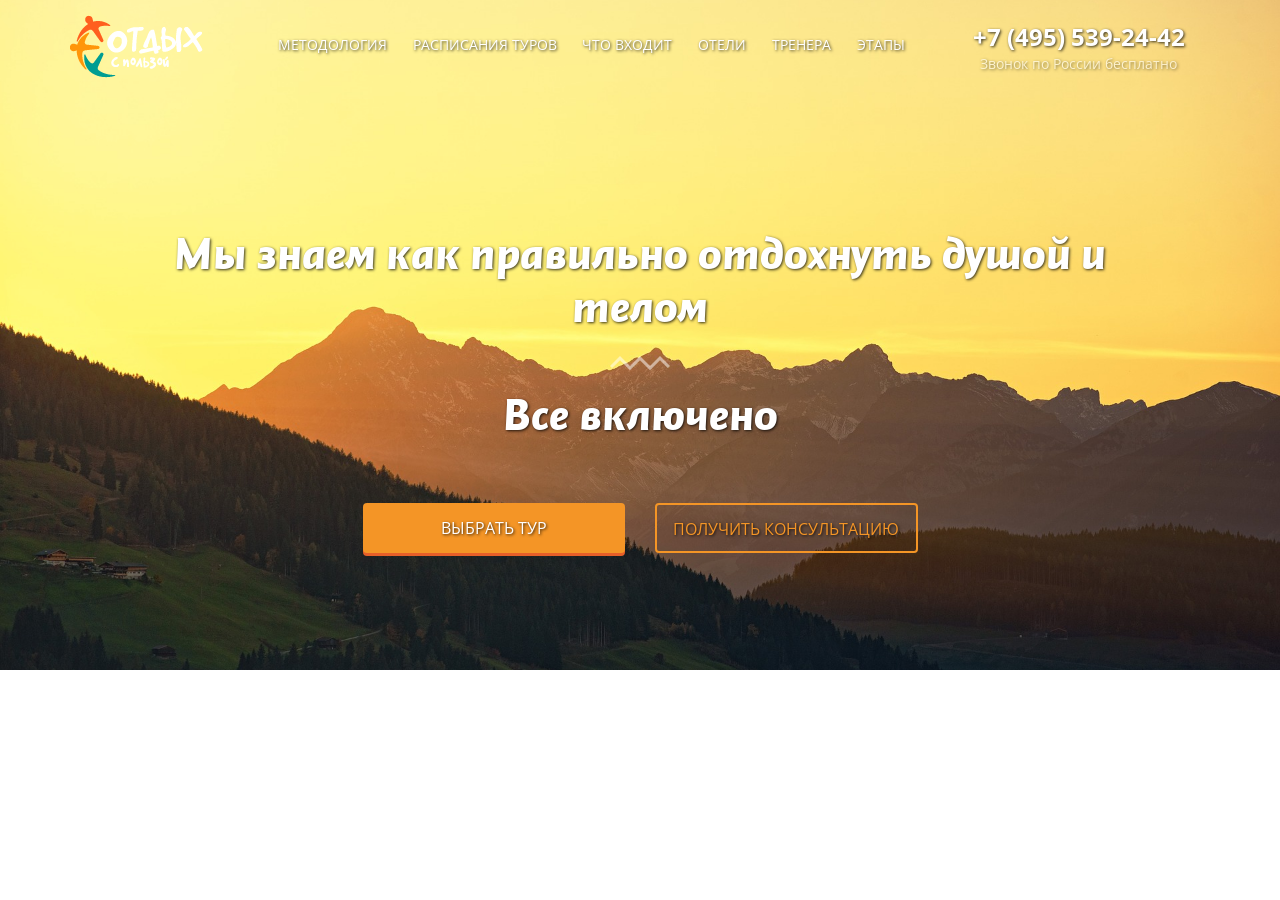
<file: js-start/homework/Homework/index.html>
<!DOCTYPE html>
<html lang="en">
<head>
	<meta charset="UTF-8">
  <meta charset="utf-8">
  <meta http-equiv="X-UA-Compatible" content="IE=edge">
  <meta name="viewport" content="width=device-width, initial-scale=1">
	<title>Tour</title>
</head>
<body>
	
	<!-- Modals -->
<div class="modal">      
        <button type="button" class="close" data-dismiss="modal" aria-label="Close"><span aria-hidden="true">&times;</span></button>
        <div class="modal_contact">
          <h3>Заполните форму и мы свяжемся с вами</h3>
          <div class="form">
              <form action="#" class="form-inline contactform_select">
                <div class="input-group">
                  <div class="input-group-addon"><i class="fa fa-user " aria-hidden="true"></i>
                  </div>
                  <input class="contactform_name form-control" type="text" placeholder="Ваше имя" required minlength="2" name="name">
                </div>            
                <div class="input-group">
                  <div class="input-group-addon contactform_phone"><i class="fa fa-phone" aria-hidden="true"></i></div>
                  <input class="contactform_phone form-control" type="text" placeholder="Телефон" required name="phone">
                </div>            
                <div class="input-group">
                  <div class="input-group-addon contactform_mail"><i class="fa fa-envelope" aria-hidden="true" ></i>
                  </div>
                  <input class="contactform_mail form-control" type="email" placeholder="E-mail"  required name="mail">
                </div>
                <textarea cols="30" rows="3" placeholder="Сообщение" name="message"></textarea>
                <div class="police center-block">
                    <div class="center-block text-center">
                      <input class="checkbox" type="checkbox" required>
                      <p class="text-center">Я согласен с политикой конфидециальности</p>
                    </div>
                </div>
                <button type="submit">отправить</button>
              </form>
          </div>
        </div>
</div>

<div class="thanks">
  <p>Спасибо за обращение!<br>Мы свяжемся с Вами в скором времени.</p>
  <button class="back">Вернуться на сайт</button>
</div>
<div class="overlay">
</div>
    <!-- content --> 
    <div class="main">
      <div class="main_mobmenu">
                  <i class="fa fa-bars main_mobmenu_triger " aria-hidden="true"></i>
      </div>
      <div class="main_mobmenu_field">
        <div class="main_mobmenu_field_list">
          <ul>
            <li><a href="#about">методология</a></li>
            <li><a href="#sheldure">расписания туров</a></li>
            <li><a href="#include">что входит</a></li>
          </ul>
        </div>
        <div class="main_mobmenu_field_list">
          <ul>
            <li><a href="#hotels">отели</a></li>
            <li><a href="#personal">тренера</a></li>
            <li><a href="#steps">этапы</a></li>
          </ul>
        </div>
      </div>

      <div class="container">
        <a id="up"></a>
        <div class="row">




          <div class="col-sm-2 col-sm-offset-0 col-xs-4 col-xs-offset-1 main_logo ">
            <img src="icons/main-logo.png" alt="logo">
          </div>
          <div class="col-sm-7 main_nav">
            <nav>
              <ul>
                <li><a href="#about">методология</a></li>
                <li><a href="#sheldure">расписания туров</a></li>
                <li><a href="#include">что входит</a></li>
                <li><a href="#hotels">отели</a></li>
                <li><a href="#personal">тренера</a></li>
                <li><a href="#steps">этапы</a></li>
              </ul>
            </nav>
          </div>
          <div class="col-sm-3 col-sm-offset-0 col-xs-5 col-xs-offset-2 main_tel text-center">
            <p class="main_tel_phone"><span>+7 (495) 539-24-42</span></p>
            <p class="main_tel_title">Звонок по России бесплатно</p>
          </div>
        </div>
        <h1 class="main_title text-center">Мы знаем как правильно отдохнуть душой и телом</h1>
        <img src="icons/wawe.png" class="main_wawe center-block" alt="wawe">
        <h2 class="text-center wow pulse" data-wow-duration="2s" data-wow-iteration="2">Все включено</h2>
        <div class="row">
          <div class="col-sm-offset-3 col-sm-3">
            <a href="#tour"><div class="main_btna text-center">выбрать тур</div></a>
          </div>
          <div class="col-sm-3">
            <div class="main_btn text-center contact" ><span>получить</span> консультацию</div>
          </div>
        </div>
          <div class="text-center main_down">
            <i class="fa fa-angle-down fa-3x" aria-hidden="true"></i>
          </div>
      </div>
    </div>

    <link rel="stylesheet" href="css/bootstrap.min.css">
    <link rel="stylesheet" href="css/animate.css">
    <link href="https://fonts.googleapis.com/css?family=Open+Sans:400,700&amp;subset=cyrillic" rel="stylesheet">
    <link rel="stylesheet" href="css/style.css">
    <script src="https://code.jquery.com/jquery-3.6.0.min.js"></script>
    <script src="js/main.js"></script>
</body>
</html>
</file>
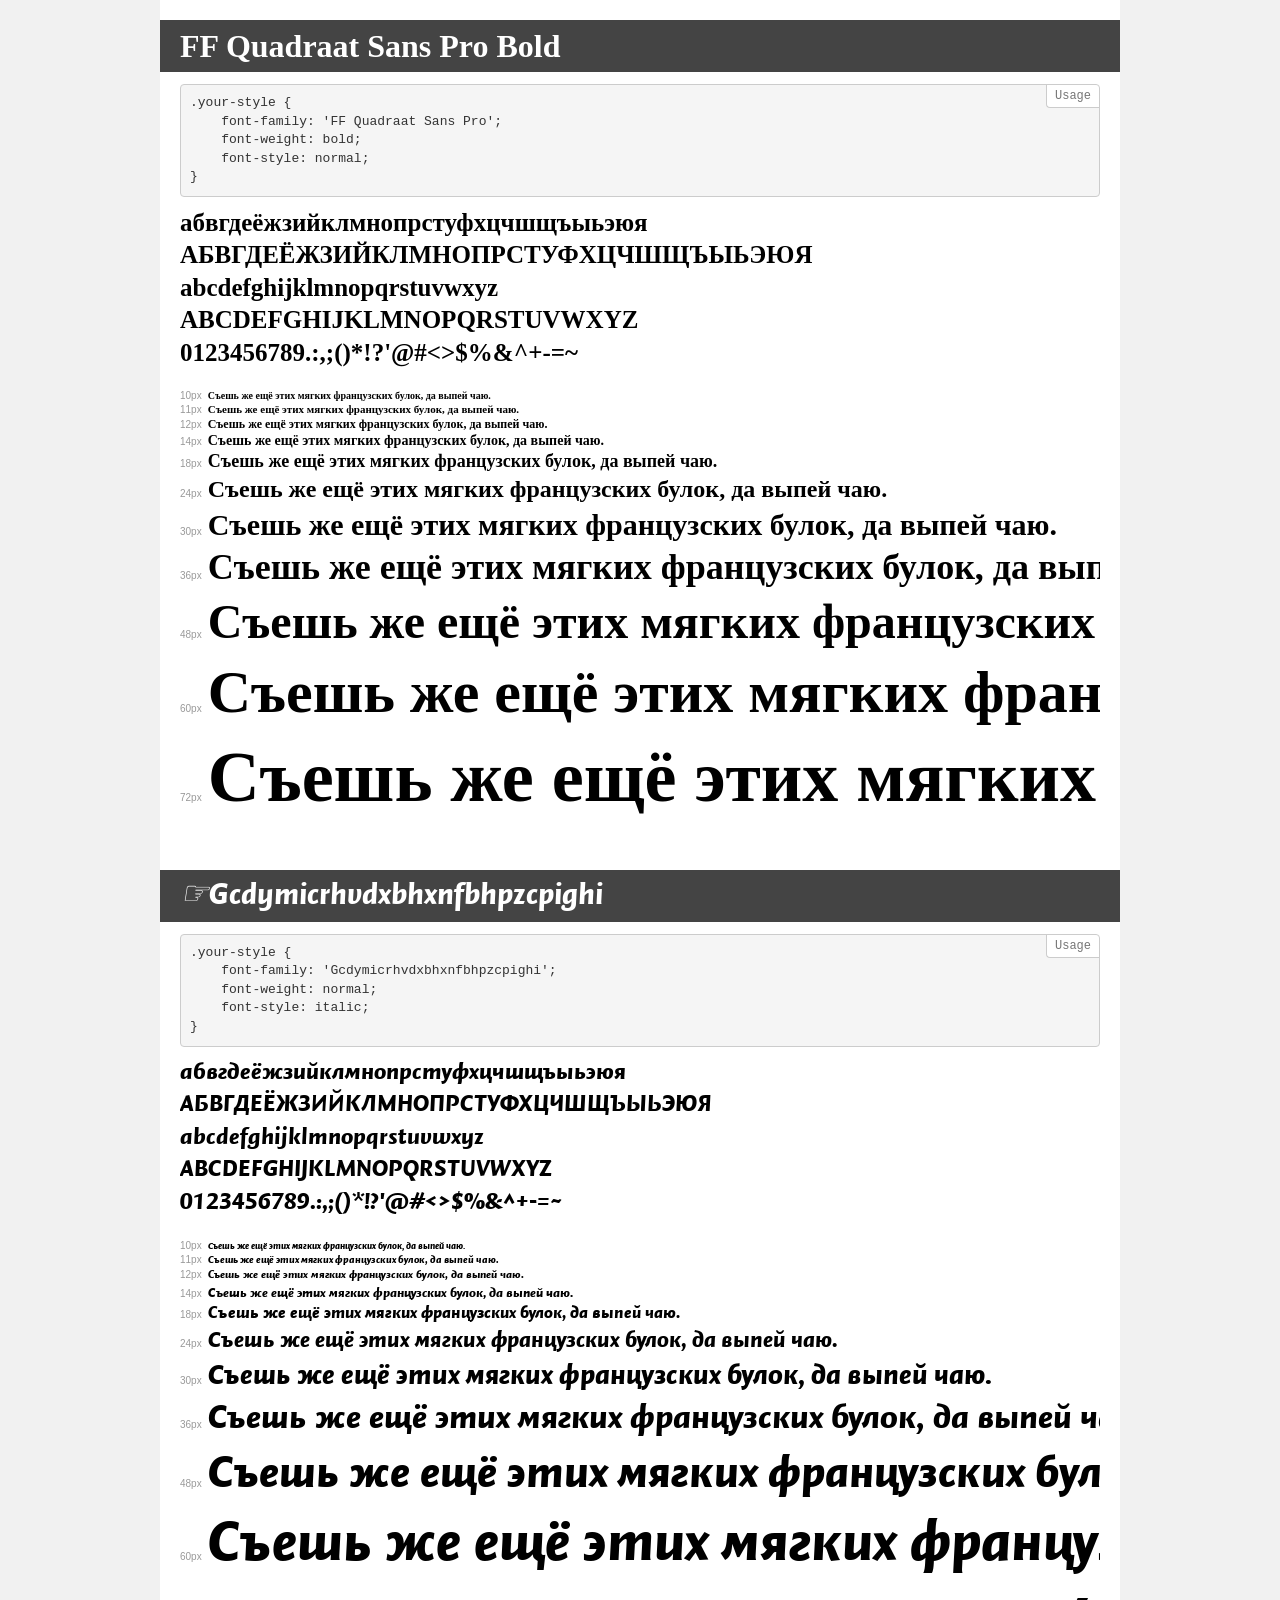
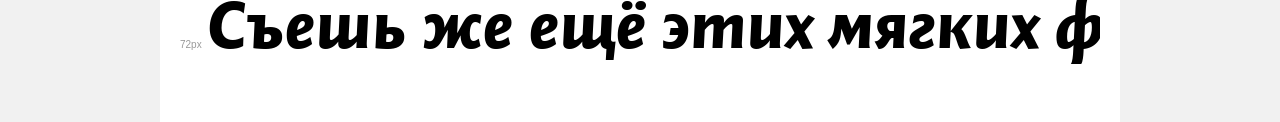
<file: js-start/homework/Homework/fonts/demo.html>
<!DOCTYPE html>
<html>
<head>
    <meta charset="utf-8">
    <meta http-equiv="X-UA-Compatible" content="IE=edge">
    <meta name="viewport" content="width=device-width, initial-scale=1">
    <meta name="robots" content="noindex, noarchive">
    <title>Transfonter demo</title>
    <link href="stylesheet.css" rel="stylesheet">
    <style>
        /*
        http://meyerweb.com/eric/tools/css/reset/
        v2.0 | 20110126
        License: none (public domain)
        */
        html, body, div, span, applet, object, iframe,
        h1, h2, h3, h4, h5, h6, p, blockquote, pre,
        a, abbr, acronym, address, big, cite, code,
        del, dfn, em, img, ins, kbd, q, s, samp,
        small, strike, strong, sub, sup, tt, var,
        b, u, i, center,
        dl, dt, dd, ol, ul, li,
        fieldset, form, label, legend,
        table, caption, tbody, tfoot, thead, tr, th, td,
        article, aside, canvas, details, embed,
        figure, figcaption, footer, header, hgroup,
        menu, nav, output, ruby, section, summary,
        time, mark, audio, video {
            margin: 0;
            padding: 0;
            border: 0;
            font-size: 100%;
            font: inherit;
            vertical-align: baseline;
        }
        /* HTML5 display-role reset for older browsers */
        article, aside, details, figcaption, figure,
        footer, header, hgroup, menu, nav, section {
            display: block;
        }
        body {
            line-height: 1;
        }
        ol, ul {
            list-style: none;
        }
        blockquote, q {
            quotes: none;
        }
        blockquote:before, blockquote:after,
        q:before, q:after {
            content: '';
            content: none;
        }
        table {
            border-collapse: collapse;
            border-spacing: 0;
        }
        /* common styles */
        body {
            background: #f1f1f1;
            color: #000;
        }
        .page {
            background: #fff;
            width: 920px;
            margin: 0 auto;
            padding: 20px 20px 0 20px;
            overflow: hidden;
        }
        .font-container {
            overflow-x: auto;
            overflow-y: hidden;
            margin-bottom: 40px;
            line-height: 1.3;
            white-space: nowrap;
            padding-bottom: 5px;
        }
        h1 {
            position: relative;
            background: #444;
            font-size: 32px;
            color: #fff;
            padding: 10px 20px;
            margin: 0 -20px 12px -20px;
        }
        .letters {
            font-size: 25px;
            margin-bottom: 20px;
        }
        .s10:before {
            content: '10px';
        }
        .s11:before {
            content: '11px';
        }
        .s12:before {
            content: '12px';
        }
        .s14:before {
            content: '14px';
        }
        .s18:before {
            content: '18px';
        }
        .s24:before {
            content: '24px';
        }
        .s30:before {
            content: '30px';
        }
        .s36:before {
            content: '36px';
        }
        .s48:before {
            content: '48px';
        }
        .s60:before {
            content: '60px';
        }
        .s72:before {
            content: '72px';
        }
        .s10:before, .s11:before, .s12:before, .s14:before,
        .s18:before, .s24:before, .s30:before, .s36:before,
        .s48:before, .s60:before, .s72:before {
            font-family: Arial, sans-serif;
            font-size: 10px;
            font-weight: normal;
            font-style: normal;
            color: #999;
            padding-right: 6px;
        }
        pre {
            display: block;
            position: relative;
            padding: 9px;
            margin: 0 0 10px;
            font-family: Monaco, Menlo, Consolas, "Courier New", monospace !important;
            font-size: 13px;
            line-height: 1.428571429;
            color: #333;
            font-weight: normal !important;
            font-style: normal !important;
            background-color: #f5f5f5;
            border: 1px solid #ccc;
            overflow-x: auto;
            border-radius: 4px;
        }
        pre:after {
            display: block;
            position: absolute;
            right: 0;
            top: 0;
            content: 'Usage';
            line-height: 1;
            padding: 5px 8px;
            font-size: 12px;
            color: #767676;
            background-color: #fff;
            border: 1px solid #ccc;
            border-right: none;
            border-top: none;
            border-radius: 0 4px 0 4px;
            z-index: 10;
        }
        /* responsive */
        @media (max-width: 959px) {
            .page {
                width: auto;
                margin: 0;
            }
        }
    </style>
</head>
<body>
<div class="page">
    <div class="demo" style="font-family: 'FF Quadraat Sans Pro'; font-weight: bold; font-style: normal;">
        <h1>FF Quadraat Sans Pro Bold</h1>
        <pre>.your-style {
    font-family: 'FF Quadraat Sans Pro';
    font-weight: bold;
    font-style: normal;
}</pre>
        <div class="font-container">
            <p class="letters">
                абвгдеёжзийклмнопрстуфхцчшщъыьэюя<br>
АБВГДЕЁЖЗИЙКЛМНОПРСТУФХЦЧШЩЪЫЬЭЮЯ<br>
abcdefghijklmnopqrstuvwxyz<br>
ABCDEFGHIJKLMNOPQRSTUVWXYZ<br>
                0123456789.:,;()*!?'@#<>$%&^+-=~
            </p>
            <p class="s10" style="font-size: 10px;">Съешь же ещё этих мягких французских булок, да выпей чаю.</p>
            <p class="s11" style="font-size: 11px;">Съешь же ещё этих мягких французских булок, да выпей чаю.</p>
            <p class="s12" style="font-size: 12px;">Съешь же ещё этих мягких французских булок, да выпей чаю.</p>
            <p class="s14" style="font-size: 14px;">Съешь же ещё этих мягких французских булок, да выпей чаю.</p>
            <p class="s18" style="font-size: 18px;">Съешь же ещё этих мягких французских булок, да выпей чаю.</p>
            <p class="s24" style="font-size: 24px;">Съешь же ещё этих мягких французских булок, да выпей чаю.</p>
            <p class="s30" style="font-size: 30px;">Съешь же ещё этих мягких французских булок, да выпей чаю.</p>
            <p class="s36" style="font-size: 36px;">Съешь же ещё этих мягких французских булок, да выпей чаю.</p>
            <p class="s48" style="font-size: 48px;">Съешь же ещё этих мягких французских булок, да выпей чаю.</p>
            <p class="s60" style="font-size: 60px;">Съешь же ещё этих мягких французских булок, да выпей чаю.</p>
            <p class="s72" style="font-size: 72px;">Съешь же ещё этих мягких французских булок, да выпей чаю.</p>
        </div>
    </div>
    <div class="demo" style="font-family: 'Gcdymicrhvdxbhxnfbhpzcpighi'; font-weight: normal; font-style: italic;">
        <h1>☞Gcdymicrhvdxbhxnfbhpzcpighi</h1>
        <pre>.your-style {
    font-family: 'Gcdymicrhvdxbhxnfbhpzcpighi';
    font-weight: normal;
    font-style: italic;
}</pre>
        <div class="font-container">
            <p class="letters">
                абвгдеёжзийклмнопрстуфхцчшщъыьэюя<br>
АБВГДЕЁЖЗИЙКЛМНОПРСТУФХЦЧШЩЪЫЬЭЮЯ<br>
abcdefghijklmnopqrstuvwxyz<br>
ABCDEFGHIJKLMNOPQRSTUVWXYZ<br>
                0123456789.:,;()*!?'@#<>$%&^+-=~
            </p>
            <p class="s10" style="font-size: 10px;">Съешь же ещё этих мягких французских булок, да выпей чаю.</p>
            <p class="s11" style="font-size: 11px;">Съешь же ещё этих мягких французских булок, да выпей чаю.</p>
            <p class="s12" style="font-size: 12px;">Съешь же ещё этих мягких французских булок, да выпей чаю.</p>
            <p class="s14" style="font-size: 14px;">Съешь же ещё этих мягких французских булок, да выпей чаю.</p>
            <p class="s18" style="font-size: 18px;">Съешь же ещё этих мягких французских булок, да выпей чаю.</p>
            <p class="s24" style="font-size: 24px;">Съешь же ещё этих мягких французских булок, да выпей чаю.</p>
            <p class="s30" style="font-size: 30px;">Съешь же ещё этих мягких французских булок, да выпей чаю.</p>
            <p class="s36" style="font-size: 36px;">Съешь же ещё этих мягких французских булок, да выпей чаю.</p>
            <p class="s48" style="font-size: 48px;">Съешь же ещё этих мягких французских булок, да выпей чаю.</p>
            <p class="s60" style="font-size: 60px;">Съешь же ещё этих мягких французских булок, да выпей чаю.</p>
            <p class="s72" style="font-size: 72px;">Съешь же ещё этих мягких французских булок, да выпей чаю.</p>
        </div>
    </div>
</div>
</body>
</html>
</file>
<file: js-start/homework/Homework/css/style.css>
@font-face{font-family:'Header';src:url('../fonts/Gcdymicrhvdxbhxnfbhpzcpighi.eot');src:url('../fonts/Gcdymicrhvdxbhxnfbhpzcpighi.eot?#iefix') format('embedded-opentype'),url('../fonts/Gcdymicrhvdxbhxnfbhpzcpighi.woff2') format('woff2'),url('../fonts/Gcdymicrhvdxbhxnfbhpzcpighi.woff') format('woff'),url('../fonts/Gcdymicrhvdxbhxnfbhpzcpighi.ttf') format('truetype'),url('../fonts/Gcdymicrhvdxbhxnfbhpzcpighi.svg#Gcdymicrhvdxbhxnfbhpzcpighi') format('svg');font-weight:normal;font-style:italic}body{font-family:'Open Sans',sans-serif}body h1,body h2{font-family:"Header"}.bold{font-weight:700}@-webkit-keyframes up{from{margin-top:5rem}33%{margin-top:3rem}66%{margin-top:8rem}to{margin-top:5rem}}@keyframes up{from{margin-top:5rem}33%{margin-top:3rem}66%{margin-top:8rem}to{margin-top:5rem}}html{font-size:10px}body{margin:0;padding:0}a{color:inherit;text-decoration:none}a:visited{text-decoration:none;color:inherit}a:hover{text-decoration:none;color:inherit}a:focus{text-decoration:none;color:inherit}a:active{text-decoration:none;color:inherit}.main{width:100%;height:67rem;background:url(../img/main-bg.jpg) center center no-repeat;background-size:cover;padding-top:1rem;text-shadow:1px 1px 3px rgba(0,0,0,0.8)}.main_mobmenu{display:none}.main_mobmenu_field{display:none}.main_logo{height:7rem;line-height:7rem}.main_nav{height:7rem;line-height:7rem}.main_nav nav>ul{list-style-type:none;display:-webkit-box;display:-webkit-flex;display:-ms-flexbox;display:flex;-webkit-justify-content:space-around;-ms-flex-pack:distribute;justify-content:space-around;-webkit-box-align:center;-webkit-align-items:center;-ms-flex-align:center;align-items:center;padding:0;margin:0}.main_nav nav>ul li{text-transform:uppercase;color:#fff;font-size:1.4rem}.main_nav nav>ul li a{padding:.5rem}.main_nav nav>ul li a:hover{background-color:#000;border-radius:5px}.main_tel_phone{font-weight:700;font-size:2.4rem;margin:0;padding-top:1rem;color:#fff}.main_tel_phone span{display:block}.main_tel_title{margin:0;color:#fff;opacity:.6}.main_title{margin-top:15rem;padding:0 5% 0 5%;color:#fff;font-size:4.8rem}.main_wawe{margin-top:2rem}.main h2{margin-top:2rem;padding:0 10% 0 10%;color:#fff;font-size:4.8rem}.main_btna{margin-top:5rem;width:100%;height:5rem;line-height:5rem;border-radius:4px;background-color:#f49526;text-transform:uppercase;font-size:1.6rem;color:#fff;cursor:pointer;box-shadow:0 3px 0 0 #e75f28}.main_btna:hover{box-shadow:0 0 5px #fff}.main_btn{margin-top:5rem;width:100%;height:5rem;line-height:4.9rem;border:2px solid #f49526;border-radius:4px;background-color:none;text-transform:uppercase;font-size:1.6rem;color:#f49526;cursor:pointer}.main_btn:hover{box-shadow:0 0 5px #f49526}.main_down{color:#fff}.main_down i{margin-top:5rem;opacity:.6;-webkit-animation:up 2s infinite linear;animation:up 2s infinite linear}.rest{padding-top:8rem;text-shadow:none}.rest_title_1,.rest_title_2,.rest_title_3{height:5rem;color:#f49526;font-size:4rem;line-height:4.9rem;font-family:"Header"}.rest_title_2 img{width:100%}.rest_mobile{display:none}.rest_descr{margin-top:5rem}.rest_descr p{font-size:3.2rem;color:#abb7b7;line-height:3.4rem}.rest_descr p span{font-size:1.6rem}.rest_result{margin-top:5rem}.rest_result_img{padding-top:1.2rem;float:left;height:15rem;width:10rem}.rest_result_list{padding-top:.8rem}.rest_result_list ul{list-style-image:url(../icons/oks.png);font-size:1.6rem}.rest_result_list ul li{line-height:2.4rem;font-weight:700}.rest_bg{margin-top:1rem;padding-top:2rem;background-color:#f5f5f5}.rest .blue{color:#1d9c91}.rest_prev{height:30rem;margin-top:6rem}.rest_prev_img{height:15rem;width:100%}.rest_prev_img_1{background:url(../img/preview_1.png) center center no-repeat}.rest_prev_img_2{background:url(../img/preview_2.png) center center no-repeat}.rest_prev_img_3{background:url(../img/preview_3.png) center center no-repeat}.rest_prev p{height:8rem;margin-top:3rem;font-size:1.6rem}.tour{padding-top:3rem}.tour h1{font-size:4.8rem;font-weight:700;text-align:center}.tour_big{height:50rem;margin-top:4rem;background:url(../img/points_1.jpg) center center no-repeat;background-size:cover}.tour_big_1{background:url(../img/points_6.jpg) center center no-repeat;background-size:cover}.tour_big_price{width:50%;height:8rem;float:left;position:absolute;bottom:0;padding-left:1rem;color:#fff}.tour_big_price h3{font-size:3rem;margin:0}.tour_big_price p{margin:0;font-size:3.2rem;font-weight:700}.tour_big_date{width:50%;height:8rem;right:3rem;position:absolute;bottom:0;padding-left:2rem;color:#fff;text-align:right;padding-top:1rem}.tour_big_date p{font-size:1.4rem}.tour_big_date_btn{width:11rem;height:3rem;border-radius:4px;background-color:#1d9c91;position:absolute;right:0;text-align:center;line-height:2.8rem;cursor:pointer;-webkit-transition:all .2s;transition:all .2s}.tour_big_date_btn:hover{-webkit-transform:scale(1.05);-ms-transform:scale(1.05);transform:scale(1.05)}.tour_small{height:100%;margin-top:4rem}.tour_small .smallr{right:1.5rem}.tour_small_item{width:100%;height:50%;position:relative}.tour_small_item_1{height:24rem;background:url(../img/points_2.jpg) no-repeat;background-size:cover}.tour_small_item_2{height:24rem;margin-top:2rem;background:url(../img/points_3.jpg) no-repeat;background-size:cover}.tour_small_item_3{height:24rem;background:url(../img/points_4.jpg) no-repeat;background-size:cover}.tour_small_item_4{height:24rem;margin-top:2rem;background:url(../img/points_5.jpg) no-repeat;background-size:cover}.tour_btns_sheldure{width:24rem;height:5rem;position:relative;margin:auto;margin-top:4rem;background-color:#f49526;border-radius:4px;text-transform:uppercase;font-size:1.5rem;text-align:center;padding-left:3rem;line-height:5rem;cursor:pointer}.tour_btns_sheldure:hover{box-shadow:0 0 15px #f49526}.tour_btns_sheldure i{position:absolute;left:2rem;top:1.3rem;font-size:2.8rem}.tour_btns_photo{width:24rem;height:5rem;position:relative;margin:auto;margin-top:2rem;margin-bottom:2rem;background-color:#1d9c91;border-radius:4px;text-transform:uppercase;font-size:1.5rem;text-align:center;padding-left:3rem;line-height:5rem;cursor:pointer}.tour_btns_photo:hover{box-shadow:0 0 15px #1d9c91}.tour_btns_photo i{position:absolute;left:5rem;top:1.3rem;font-size:2.8rem}.services{background-size:cover;height:100rem}.services h1{margin-top:30rem;font-weight:700;color:#fff;font-size:5rem;text-shadow:1px 1px 3px rgba(0,0,0,0.8)}.services_layout{width:100%;height:45rem;margin-top:5rem;background-color:rgba(0,0,0,0.7)}.services_layout ul{margin-top:7rem;font-size:2rem;list-style-type:none;color:#fff}.services_layout ul li{margin-bottom:.3rem;line-height:3rem}.services_layout ul i{color:#fae331;margin-right:.5rem}.hotels h1{margin-top:7rem;font-weight:700;font-size:4.5rem}.hotels_item{margin-top:10rem;margin-right:5rem;margin-left:5rem}.hotels_item img{width:37rem;height:30rem;margin:auto;box-shadow:4px 4px 8px rgba(0,0,0,0.5)}.hotels_item h3{font-weight:700}.hotels_item p{font-size:1.7rem}.hotels_item .highlight{color:#f49526;font-size:2rem;text-shadow:1px 1px 3px #f49526}.hotels .slick-slide{outline:none}.hotels .slick-slide:focus{outline:none}.hotels .prev{position:absolute;top:50%;z-index:49;width:4rem;height:4rem;border:0;border-radius:100%;left:0;-webkit-transform:translateY(-50%);-ms-transform:translateY(-50%);transform:translateY(-50%);background:#1d9c91;color:#fff;font-size:1rem;opacity:.6;box-shadow:2px 2px 5px rgba(0,0,0,0.5)}.hotels .prev:focus{outline:none}.hotels .next{position:absolute;top:50%;z-index:49;width:4rem;height:4rem;border:0;border-radius:100%;right:0;-webkit-transform:translateY(-50%);-ms-transform:translateY(-50%);transform:translateY(-50%);background:#1d9c91;color:#fff;font-size:1rem;opacity:.6;box-shadow:2px 2px 5px rgba(0,0,0,0.5)}.hotels .next:focus{outline:none}.result .slick-slide{outline:none}.result .slick-slide:focus{outline:none}.result h1{margin-top:10rem;font-size:4rem;font-weight:700}.result h3{font-size:1.6rem}.result_item{margin-top:5rem}.result_item_img img{margin:0 auto;height:30rem}.result_item_polygon{height:16rem;width:28rem;background:url(../icons/Polygon.png) center center no-repeat;background-size:100%}.result_item_polygon p{margin-top:0;text-align:center;padding:5rem 2rem 0 3.5rem}.result_item_polygon_name{font-size:2rem;margin:0;margin-top:1rem;font-weight:700}.result_item_polygon_pos{font-size:2rem;margin:0;margin-top:1rem;color:#1d9c91;font-weight:700}.result_item_descr{margin-top:4rem}.result_nav{margin-top:1rem}.result_nav_item{width:70%;margin:auto;display:-webkit-box;display:-webkit-flex;display:-ms-flexbox;display:flex;-webkit-justify-content:space-around;-ms-flex-pack:distribute;justify-content:space-around}.result_nav_item img{width:9rem;height:9rem;border-radius:100%;border:1px solid #1d9c91;margin-right:1rem;cursor:pointer}.steps{background-color:#f5f5f5;padding-bottom:7rem}.steps h1{margin-top:7rem;font-size:4rem;font-weight:700}.steps h3{font-size:1.6rem}.steps p{font-size:1.6rem;text-transform:uppercase;margin-top:1rem}.steps_item{margin-top:5rem}.healthytour{height:70rem;background:url(../img/mountains2_bg.jpg) center center no-repeat;background-size:cover}.healthytour h1{margin-top:5rem;font-size:4rem;font-weight:700}.healthytour p{margin-top:3rem}.contactform h1{margin-top:4rem;margin-bottom:4rem;font-size:4rem;font-weight:700}.contactform .form{width:100%}.contactform i{font-size:2rem}.contactform textarea{width:100%;border:none;box-shadow:none;background-color:rgba(0,0,0,0.08);border-radius:4px;font-size:1.6rem;padding:1rem 2rem 1rem 2rem}.contactform textarea:focus{border:none;box-shadow:none;outline:none}.contactform_police{padding:2rem 3rem 2rem 3rem}.contactform_police .checkbox{width:1.8rem;height:1.8rem;margin-right:.5rem;margin-top:-0.3rem;display:inline}.contactform_police .checkbox:focus{border:none;box-shadow:none;outline:none}.contactform_police p{display:inline;font-size:1.2rem;font-weight:700}.contactform button{width:100%;height:3.8rem;background-color:#f49526;border:none;border-radius:4px;text-transform:uppercase;font-size:1.8rem}.contactform button:hover{box-shadow:0 0 10px #f49526}.contactform button:focus{border:none;box-shadow:none;outline:none}.form-inline .form-control{width:100%;height:3.8rem;display:block;margin-bottom:0;border:none;box-shadow:none;background-color:rgba(0,0,0,0.08);font-size:1.6rem}.form-inline .input-group{width:100%;margin-bottom:2rem}.form-inline .input-group .input-group-addon{width:13%;border:none;box-shadow:none;background-color:rgba(0,0,0,0.2)}.form-inline .select{background-color:rgba(29,156,145,0.8);color:#fff}option{height:5rem}.footer{padding-top:3rem;padding-bottom:2rem;background-color:#363636}.footer p{color:#fff}.footer .flex{display:-webkit-box;display:-webkit-flex;display:-ms-flexbox;display:flex;-webkit-justify-content:space-around;-ms-flex-pack:distribute;justify-content:space-around}.footer_social{display:inline-block;margin-top:1.8rem}.footer_rights{margin-top:3rem}.footer_rights a{color:#f49526}.upbtn{position:fixed;width:7rem;height:100vh;z-index:49;bottom:0;display:none}.upbtn a{display:block;height:100vh}.upbtn a .fa{font-size:5rem;margin-top:90vh;display:block;margin-left:2rem;color:#f49526}.upbtn:hover{background-color:rgba(0,0,0,0.2)}.modal{display:none;position:fixed;margin:5rem 30% 0 30%;width:40%;padding-bottom:3rem;z-index:100;box-shadow:0 0 15px #f49526;border-radius:10px;border:1px solid #f49526;background-color:#fff}.modal_contact{width:80%;margin:auto;margin-top:3rem}.modal_contact h3{text-align:center;margin-bottom:4rem;line-height:3rem}.modal_contact .form-inline .form-control{width:100%;height:3.8rem;display:block;margin-bottom:0;border:none;box-shadow:none;background-color:rgba(0,0,0,0.08);font-size:1.6rem}.modal_contact .form-inline .input-group{width:100%;margin-bottom:1rem}.modal_contact .form-inline .input-group .input-group-addon{width:13%;border:none;box-shadow:none;background-color:rgba(0,0,0,0.2)}.modal_contact .form-inline .select{background-color:rgba(29,156,145,0.8);color:#fff}.modal_contact button{width:100%;height:3.8rem;background-color:#f49526;border:none;border-radius:4px;text-transform:uppercase;font-size:1.8rem}.modal_contact button:hover{box-shadow:0 0 10px #f49526}.modal_contact button:focus{outline:none}.modal_contact textarea{width:100%;border:none;box-shadow:none;background-color:rgba(0,0,0,0.08);border-radius:4px;font-size:1.6rem;padding:1rem 2rem 1rem 2rem}.modal_contact textarea:focus{border:none;box-shadow:none;outline:none}.modal_contact .police{padding:1rem 3rem 1rem 3rem}.modal_contact .police .checkbox{width:1.8rem;height:1.8rem;margin-right:.5rem;margin-top:-0.3rem;display:inline}.modal_contact .police .checkbox:focus{border:none;box-shadow:none;outline:none}.modal_contact .police p{display:inline;font-size:1.2rem;font-weight:700}.thanks{display:none;position:fixed;width:30%;background-color:#fff;margin:5rem 35% 0 35%;z-index:100;padding:3rem 3rem 2rem 3rem;box-shadow:0 0 15px #f49526;border-radius:10px;border:1px solid #f49526}.thanks p{text-align:center;font-size:2rem;font-weight:700}.thanks button{width:60%;height:3.8rem;margin:.5rem 20% 0 20%;background-color:#f49526;border:none;border-radius:4px;text-transform:uppercase;font-size:1.55rem;font-weight:700}.thanks button:hover{box-shadow:0 0 10px #f49526}.thanks button:focus{outline:none}.overlay{display:none;width:100%;height:100%;position:fixed;z-index:50;background-color:rgba(0,0,0,0.7)}.close{margin-right:1rem;margin-top:.2rem;color:#000;opacity:1;font-size:3rem}.close:focus{outline:none}@media (max-width:1199px){.main{height:60rem}.main_nav nav>ul>li{font-size:1.2rem}.main_title{margin-top:9rem;font-size:3.5rem}.main h2{font-size:3.5rem}.main_btn{font-size:1.2rem}.rest{padding-top:5rem}.rest_title_1,.rest_title_2,.rest_title_3{font-size:3.2rem}.rest_descr{margin-top:3rem}.rest_descr p{font-size:2.5rem;color:#abb7b7;line-height:3.4rem}.rest_descr p span{font-size:1.3rem}.rest_result{margin-top:3rem}.rest_result_img{height:20rem}.tour h1{font-size:3.5rem}.services h1{font-size:3.5rem}.hotels h1{font-size:3.5rem}.hotels_item{margin-top:7rem}.hotels_item img{width:27rem;height:22rem}.hotels h3{height:4rem}.hotels .next{-webkit-transform:translateY(-100%);-ms-transform:translateY(-100%);transform:translateY(-100%)}.hotels .prev{-webkit-transform:translateY(-100%);-ms-transform:translateY(-100%);transform:translateY(-100%)}.contactform h1{font-size:3.5rem}.contactform_police{padding:1rem 2rem 1rem 2rem}.contactform_police p{font-size:1rem}.healthytour{height:60rem}.healthytour h1{font-size:3.5rem}.healthytour p{font-size:1.4rem}.footer{padding-top:2rem}.footer_social img{margin-top:2rem}.footer_rights{margin-top:5rem}.thanks p{font-size:1.6rem}.thanks button{font-size:1.2rem;margin-top:2rem}}@media (max-width:991px){.main{height:55rem}.main_logo img{height:5rem}.main_nav nav>ul>li{font-size:.9rem}.main_tel_phone{font-size:1.6rem}.main_tel_title{font-size:1.3rem}.main_title{margin-top:7rem;font-size:3.2rem}.main h2{font-size:3.2rem}.main_btn{font-size:1rem;height:4rem;line-height:3.9rem}.main_btna{font-size:1.5rem;height:4rem;line-height:3.9rem}.rest{padding-top:5rem}.rest_title_1,.rest_title_2,.rest_title_3{font-size:2.3rem}.rest_descr{margin-top:2rem}.rest_descr p{font-size:2rem;color:#abb7b7;line-height:3.4rem}.rest_descr p span{font-size:1.3rem}.rest_result{margin-top:2rem}.rest_result_img{height:22rem;width:9rem}.rest_result_list ul>li{font-size:1.4rem}.rest_prev p{font-size:1.4rem}.tour h1{font-size:3.2rem}.tour_big_price{line-height:4rem;padding-top:1rem}.tour_big_price h3{font-size:2.5rem}.tour_big_price p{font-size:2rem}.services h1{margin-top:25rem;font-size:3.2rem}.services_layout ul{font-size:1.6rem;margin-top:4rem}.hotels h1{font-size:3.2rem}.hotels_item{margin-top:7rem}.hotels_item img{width:100%;height:18rem}.hotels h3{height:4rem;font-size:2rem}.hotels .next{-webkit-transform:translateY(-150%);-ms-transform:translateY(-150%);transform:translateY(-150%);right:2rem}.hotels .prev{-webkit-transform:translateY(-150%);-ms-transform:translateY(-150%);transform:translateY(-150%);left:2rem}.result h1{font-size:3.2rem}.result_item_img{height:24rem}.result_item_img img{width:100%;height:25rem}.result_item_polygon{height:14rem;width:20rem}.result_item_polygon p{margin-top:0;padding:3.5rem 2rem 0 3.5rem;font-size:1.2rem}.result_item_polygon_name{font-size:1.4rem}.result_item_polygon_pos{font-size:1.4rem}.result_item_descr{margin-top:4rem}.result_nav{margin-top:1rem}.result_nav_item img{width:9rem;height:8rem}.steps p{margin-top:2rem}.contactform h1{font-size:3.2rem}.contactform_police{padding:1rem 2rem 1rem 2rem}.contactform_police p{font-size:1rem}.healthytour{height:60rem}.healthytour h1{font-size:3.5rem}.healthytour p{font-size:1.3rem}.footer{padding-top:2rem;padding-bottom:2rem;background-color:#363636}.footer p{color:#fff;font-size:1rem}.footer .flex{display:-webkit-box;display:-webkit-flex;display:-ms-flexbox;display:flex;-webkit-justify-content:space-around;-ms-flex-pack:distribute;justify-content:space-around}.footer_social{display:inline-block}.footer_social a img{margin-top:0;width:3.5rem;height:3.5rem}.footer_rights{margin-top:3rem;text-align:right}.footer_rights a{color:#f49526}.thanks{padding:3rem 1rem 3rem 1rem;width:40%;margin-right:30%;margin-left:30%}.thanks p{font-size:1.6rem}.thanks button{font-size:1.2rem;margin-top:2rem}}@media (max-width:768px){.main{height:55rem;padding-top:3rem}.main_mobmenu{display:block;position:fixed;top:0;height:3rem;width:100%;z-index:999;background-color:rgba(244,149,38,0.9)}.main_mobmenu_triger{text-align:center;text-shadow:1px 1px 3px rgba(0,0,0,0.1);font-size:2rem;width:100%;margin:0 auto;margin-top:.6rem}.main_mobmenu_field{display:block;position:fixed;width:100%;height:15rem;background-color:rgba(244,149,38,0.9);margin-bottom:-3rem;padding-top:2rem;z-index:999;-webkit-transition:.7s;transition:.7s;-webkit-transform:translateY(-20rem);-ms-transform:translateY(-20rem);transform:translateY(-20rem)}.main_mobmenu_field ul{padding-left:2.5rem;text-align:center}.main_mobmenu_field_active{-webkit-transform:translateY(0);-ms-transform:translateY(0);transform:translateY(0)}.main_mobmenu_field_list{float:left;width:50%;text-align:center;color:;text-shadow:1px 1px 3px rgba(0,0,0,0.1);font-size:1.8rem;text-transform:uppercase}.main_mobmenu_field_list ul{list-style-type:none}.main_mobmenu_field_list ul li{margin-bottom:.5rem;font-weight:700}.main_nav{display:none}.main_title{margin-top:7rem;font-size:2.5rem}.main h2{font-size:3rem}.main_btn{width:50%;margin:5rem 25% 5rem 25%;margin-top:2rem}.main_btna{width:50%;margin:5rem 25% 5rem 25%;margin-bottom:0}.main_down{display:none}.rest{padding-top:5rem}.rest_title_1,.rest_title_2,.rest_title_3{font-size:1.9rem;line-height:2rem}.rest_title_2 img{width:120%}.rest_descr{margin-top:2rem;display:none}.rest_mobile{display:block;margin-top:2rem}.rest_mobile ul{padding-top:1rem;list-style-type:circle;padding-left:0}.rest_mobile ul li{font-weight:700;color:rgba(0,0,0,0.6)}.rest_result{margin-top:2rem}.rest_result_img{display:none}.rest_result_list ul{padding-left:0}.rest_prev{margin-top:0;padding-top:5rem}.tour h1{font-size:2.5rem}.services h1{margin-top:5rem;font-size:3.2rem}.services_layout{height:70rem;padding-top:.5rem}.services_layout ul{font-size:1.3rem;margin-top:4rem}.hotels h1{font-size:2.5rem;margin-top:11rem}.hotels_item{margin-top:7rem}.hotels_item img{width:100%;height:18rem}.hotels h3{height:4rem;font-size:2rem}.hotels .next{-webkit-transform:translateY(-150%);-ms-transform:translateY(-150%);transform:translateY(-150%);right:2rem}.hotels .prev{-webkit-transform:translateY(-150%);-ms-transform:translateY(-150%);transform:translateY(-150%);left:2rem}.hotels .slick-dots{margin-bottom:0}.hotels .slick-dots li button:before{font-size:5rem}.result h1{font-size:3.2rem;margin-top:5rem}.result_item_img{height:24rem}.result_item_img img{width:22rem;height:22rem}.result_item_polygon{height:15rem;width:13rem;background:none}.result_item_polygon p{margin-top:0;font-size:1.2rem;text-align:left;padding:0;padding-top:3rem}.result_item_polygon_name{font-size:1.4rem;margin-top:0}.result_item_polygon_pos{font-size:1.4rem}.result_item_descr{margin-top:4rem}.result_nav{display:none}.result .slick-dots{margin-bottom:0}.result .slick-dots li button:before{font-size:5rem}.steps p{margin-top:2rem}.contactform h1{font-size:3.2rem}.contactform_police{padding:1rem 2rem 1rem 2rem}.contactform_police .checkbox{top:.5rem}.contactform_police p{font-size:1rem}.footer .flex{padding-left:2.2rem}.footer p{color:#fff;font-size:.8rem}.footer_social a img{margin-top:0;margin-right:1rem;width:3rem;height:3rem}.modal{width:80%;margin:4rem 10% 0 10%}.modal .police .checkbox{top:.5rem}.thanks{padding:3rem 1rem 3rem 1rem;width:50%;margin-right:25%;margin-left:25%}.thanks p{font-size:1.4rem}.upbtn{width:4rem}.upbtn a .fa{font-size:3rem;margin-left:1rem}}@media (max-width:425px){.main_tel_phone{font-size:1.1rem}.main_tel_title{font-size:1.2rem;line-height:1.4rem;margin-top:.3rem}.main_title{font-size:2rem;margin-top:5rem;line-height:2.3rem}.main_btn{font-size:.9rem}.rest_title_1,.rest_title_2,.rest_title_3{font-size:1.9rem;text-align:left;line-height:2.4rem}.rest_title_2{width:25%;padding-top:1rem}.rest_mobile{font-size:1.2rem}.rest_result_list ul li{font-size:1.05rem;line-height:1.8rem}.tour h1{font-size:1.9rem;margin-top:7rem;margin-bottom:0}.services h1{font-size:2rem}.services_layout{padding-top:.1rem}.services_layout ul{padding-left:.5rem;text-align:center}.services_layout ul li{font-size:1.3rem;line-height:2.5rem}.hotels h1{font-size:2.3rem;margin-top:6rem}.result h1{font-size:2.3rem}.result_item img{height:15rem;width:15rem;margin-left:-2rem}.result_item_polygon{height:7rem;margin-left:-2rem}.result_item_polygon p{padding-top:0}.result_item_polygon_name{margin-top:1rem;margin-left:-2rem}.result_item_polygon_pos{margin-left:-2rem}.result_item_descr{margin-top:-1rem;font-size:1.2rem}.healthytour{height:70rem}.healthytour p{font-size:1.3rem}.footer p{font-size:.6rem}.footer_rights{margin-top:2rem}.footer_social a img{margin-top:0;width:2rem;height:2rem}.modal{width:80%;margin:4rem 10% 0 10%}.modal h3{font-size:1.7rem;text-align:center;margin-bottom:2rem}.modal_contact .form-inline .form-control{font-size:1.4rem}.modal_contact textarea{font-size:1.4rem}.modal .police{padding:1rem 0 2rem 0}.modal .police .checkbox{top:.5rem}.thanks{padding:2rem .6rem 3rem .6rem;width:60%;margin-right:20%;margin-left:20%}.thanks p{font-size:1.2rem}.thanks button{font-size:1.1rem;margin-top:1.7rem}.upbtn{width:4rem}.upbtn a .fa{font-size:3rem;margin-left:1rem}}
</file>
<file: js-start/homework/Homework/fonts/stylesheet.css>
@font-face {
    font-family: 'Gcdymicrhvdxbhxnfbhpzcpighi';
    src: url('Gcdymicrhvdxbhxnfbhpzcpighi.eot');
    src: url('Gcdymicrhvdxbhxnfbhpzcpighi.eot?#iefix') format('embedded-opentype'),
        url('Gcdymicrhvdxbhxnfbhpzcpighi.woff2') format('woff2'),
        url('Gcdymicrhvdxbhxnfbhpzcpighi.woff') format('woff'),
        url('Gcdymicrhvdxbhxnfbhpzcpighi.ttf') format('truetype'),
        url('Gcdymicrhvdxbhxnfbhpzcpighi.svg#Gcdymicrhvdxbhxnfbhpzcpighi') format('svg');
    font-weight: normal;
    font-style: italic;
}
</file>
